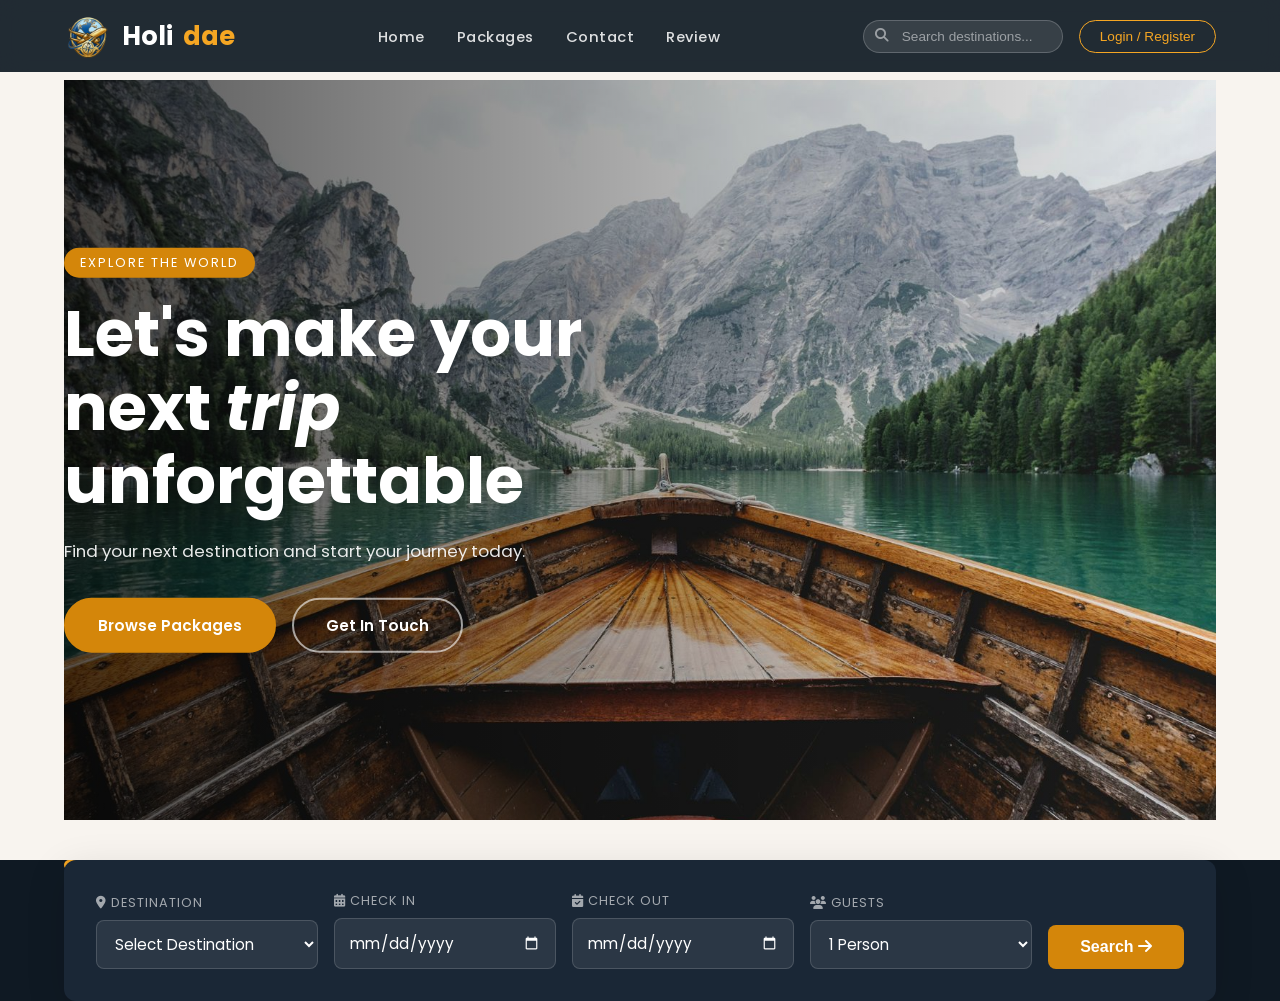
<file: index.html>
<!DOCTYPE html>
<html lang="en">

<head>
<meta charset="UTF-8">
<meta name="viewport" content="width=device-width, initial-scale=1.0">

<title>Holidae-Home</title>

<!--Connect google font--->
<link rel="preconnect" href="https://fonts.googleapis.com">
<link rel="preconnect" href="https://fonts.gstatic.com" crossorigin>
<link href="https://fonts.googleapis.com/css2?family=Poppins:ital,wght@0,100;0,200;0,300;0,400;0,500;0,600;0,700;0,800;0,900;1,100;1,200;1,300;1,400;1,500;1,600;1,700;1,800;1,900&display=swap" rel="stylesheet">

<!---Connect font awesome for icon--->
<link rel="stylesheet" href="https://cdnjs.cloudflare.com/ajax/libs/font-awesome/6.6.0/css/all.min.css">

<!--connect the css file--> 
<link rel="stylesheet" href="style.css">

<!---Connect java script--> 
<script defer src="script.js"></script>


<body>

    <!--Header section start-->
<header id="header">
    <nav class="navbar">

        <!-- Logo image + Website name together -->
        <div class="logo">
            <a href="index.html">
                <img src="images/Untitled.png" alt="Holidae Logo"/>
                Holi<span>dae</span>
            </a>
        </div>

        <!-- Navigation Links -->
        <ul class="nav-menu">
            <li><a href="index.html">Home</a></li>
            <li><a href="package.html">Packages</a></li>
            <li><a href="contact.html">Contact</a></li>
            <li><a href="Review.html">Review</a></li>
            
        </ul>

        <!-- Search + Login + Hamburger -->
        <div class="nav-actions">
            <div class="search-box">
                <i class="fas fa-search"></i>
                <input type="text" placeholder="Search destinations..."/>
            </div>
            <button class="btn-login" onclick="openModal()">Login / Register</button>
            <div class="hamburger" onclick="toggleMenu()">
                <span></span>
                <span></span>
                <span></span>
            </div>
        </div>

    </nav>
</header>
  <!--Mobile menu-->
<div class="mobile-menu" id="mobileMenu">
    <a href="index.html">Home</a>
    <a href="package.html">Packages</a>
    <a href="contact.html">Contact</a>
    <a href="Review.html">Review</a>
</div>
  <!--Login---> 
  <div class="modal-overlay" id="modalOverlay" onclick="closeModalOutside(event)">
    <div class="modal">
      <button class="modal-close" onclick="closeModal()">×</button>
      <h2 id="modalTitle">Welcome Back</h2>
 
      <!-- Tab Buttons -->
      <div class="modal-tabs">
        <div class="modal-tab active" onclick="switchTab('login', this)">Login</div>
        <div class="modal-tab" onclick="switchTab('register', this)">Register</div>
      </div>
      <!-- Login Form -->
      <div id="loginForm">
        <input type="email" placeholder="Email address"/>
        <input type="password" placeholder="Password"/>
        <button class="btn-submit">Login</button>
      </div>
      <div id="registerForm" style="display:none">
        <input type="text" placeholder="Full name"/>
        <input type="email" placeholder="Email address"/>
        <input type="password" placeholder="Password"/>
        <input type="password" placeholder="Confirm password"/>
        <button class="btn-submit">Create Account</button>
      </div>
    </div>
  </div>
  <!---hero section start--->
  <section class="hero" id="hero">
    <div class="hero-slides">
      <div class="hero-slide active"></div>  
      <div class="hero-slide"></div>          
      <div class="hero-slide"></div>          
    </div>
    <div class="hero-content">
      <span class="hero-badge">Explore The World</span>
      <h1>Let's make your next  <em>trip</em> unforgettable</h1>
      <p>Find your next destination and start your journey today.</p>
      <div class="hero-btns">
        <a href="package.html" class="btn-primary">Browse Packages</a>
        <a href="contact.html" class="btn-outline">Get In Touch</a>
      </div>
    </div>
 
    <!--Slider-->
    <div class="hero-dots">
      <button class="hero-dot active" onclick="goToSlide(0)"></button>
      <button class="hero-dot" onclick="goToSlide(1)"></button>
      <button class="hero-dot" onclick="goToSlide(2)"></button>
    </div>
  </section>
 <!--Booking bar--->
  <div class="book-section" id="book">
    <div class="book-box">
      <div class="book-field">
        <label><i class="fas fa-map-marker-alt"></i> Destination</label>
        <select>
          <option>Select Destination</option>
          <option>Maldives, Asia</option>
          <option>Paris, France</option>
          <option>Istanbul,Turkey</option>
          <option>Thailand,Bangkok</option>
          <option>London,UK</option>
          <option>Tokyo, Japan</option>
        </select>
      </div>
      <div class="book-field">
        <label><i class="fas fa-calendar-alt"></i> Check In</label>
        <input type="date"/>
      </div>
      <div class="book-field">
        <label><i class="fas fa-calendar-check"></i> Check Out</label>
        <input type="date"/>
      </div>
      <div class="book-field">
        <label><i class="fas fa-users"></i> Guests</label>
        <select>
          <option>1 Person</option>
          <option>2 People</option>
          <option>3 5 People</option>
          <option>6+ People</option>
        </select>
      </div>
      <button class="btn-book">Search <i class="fas fa-arrow-right"></i></button>
    </div>
  </div>
</body>
</html>
</file>
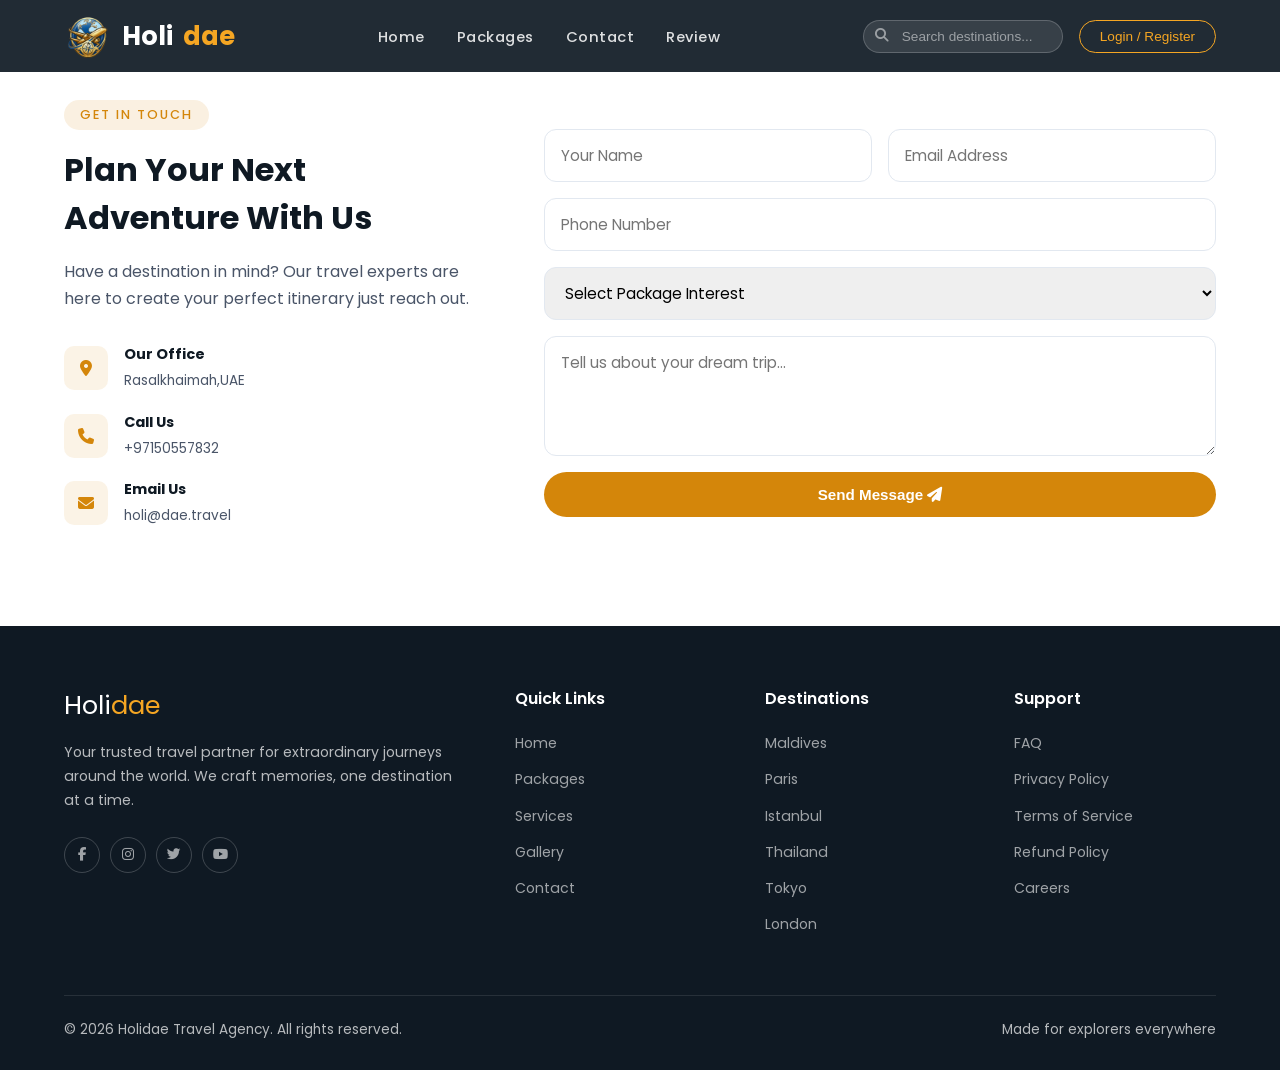
<file: contact.html>
<!DOCTYPE html>
<html lang="en">
<head>
    <meta charset="UTF-8">
    <meta name="viewport" content="width=device-width, initial-scale=1.0">
    <title>Holidae-contact</title>

 <!--Connect google font--->
<link rel="preconnect" href="https://fonts.googleapis.com">
<link rel="preconnect" href="https://fonts.gstatic.com" crossorigin>
<link href="https://fonts.googleapis.com/css2?family=Poppins:ital,wght@0,100;0,200;0,300;0,400;0,500;0,600;0,700;0,800;0,900;1,100;1,200;1,300;1,400;1,500;1,600;1,700;1,800;1,900&display=swap" rel="stylesheet">

<!---Connect font awesome for icon--->
<link rel="stylesheet" href="https://cdnjs.cloudflare.com/ajax/libs/font-awesome/6.6.0/css/all.min.css">

<!--connect the css file--> 
<link rel="stylesheet" href="style.css">

<!---Connect java script--> 
<script defer src="script.js"></script>
</head>
<body>
<!--Header-->
<header id="header">
    <nav class="navbar">
        <div class="logo">
            <a href="index.html">
                <img src="images/Untitled.png" alt="Holidae Logo"/>
                Holi<span>dae</span>
            </a>
        </div>
        <ul class="nav-menu">
            <li><a href="index.html">Home</a></li>
            <li><a href="package.html">Packages</a></li>
            <li><a href="contact.html">Contact</a></li>
            <li><a href="Review.html">Review</a></li>
        </ul>
        <div class="nav-actions">
            <div class="search-box">
                <i class="fas fa-search"></i>
                <input type="text" placeholder="Search destinations..."/>
            </div>
            <button class="btn-login" onclick="openModal()">Login / Register</button>
            <div class="hamburger" onclick="toggleMenu()">
                <span></span>
                <span></span>
                <span></span>
            </div>
        </div>
    </nav>
</header>

<!--Mobile menu-->
<div class="mobile-menu" id="mobileMenu">
    <a href="index.html">Home</a>
    <a href="package.html">Packages</a>
    <a href="contact.html">Contact</a>
    <a href="Review.html">Review</a>
</div>
<body>
    

<!--Contact section-->
  <section class="contact" id="contact">
    <div class="contact-wrap">
 
      <!-- Left Contact Info -->
      <div class="contact-info">
        <span class="section-tag">Get In Touch</span>
        <h2>Plan Your Next Adventure With Us</h2>
        <p>Have a destination in mind? Our travel experts are here to create your perfect itinerary just reach out.</p>
        <div class="contact-detail">
          <div class="contact-icon"><i class="fas fa-map-marker-alt"></i></div>
          <div class="contact-text">
            <strong>Our Office</strong>
            <span>Rasalkhaimah,UAE</span>
          </div>
        </div>
        <div class="contact-detail">
          <div class="contact-icon"><i class="fas fa-phone"></i></div>
          <div class="contact-text">
            <strong>Call Us</strong>
            <span>+97150557832</span>
          </div>
        </div>
        <div class="contact-detail">
          <div class="contact-icon"><i class="fas fa-envelope"></i></div>
          <div class="contact-text">
            <strong>Email Us</strong>
            <span>holi@dae.travel</span>
          </div>
        </div>
      </div>
 
      <!--Contact Form -->
      <form class="contact-form" onsubmit="return false;">
        <div class="row">
          <input type="text" placeholder="Your Name"/>
          <input type="email" placeholder="Email Address"/>
        </div>
        <input type="tel" placeholder="Phone Number"/>
        <select>
          <option value="">Select Package Interest</option>
          <option>Maldives Escape</option>
          <option>Paris Getaway</option>
          <option>Greek Islands</option>
          <option>Bali Retreat</option>
          <option>African Safari</option>
          <option>Tokyo Culture</option>
          <option>Custom Package</option>
        </select>
        <textarea placeholder="Tell us about your dream trip..."></textarea>
        <button type="submit" class="btn-primary" style="border:none;cursor:pointer;">
          Send Message <i class="fas fa-paper-plane"></i>
        </button>
      </form>
 
    </div>
  </section>
 
  <!--Footer start-->
  <footer>
    <div class="footer-grid">
 
      <!-- About Column -->
      <div>
        <div class="footer-logo">Holi<span>dae</span></div>
        <p class="footer-about">Your trusted travel partner for extraordinary journeys around the world. We craft memories, one destination at a time.</p>
        <div class="footer-social">
          <a href="#" class="social-btn"><i class="fab fa-facebook-f"></i></a>
          <a href="#" class="social-btn"><i class="fab fa-instagram"></i></a>
          <a href="#" class="social-btn"><i class="fab fa-twitter"></i></a>
          <a href="#" class="social-btn"><i class="fab fa-youtube"></i></a>
        </div>
      </div>
 
      <!-- Quick Links--->
      <div class="footer-col">
        <h4>Quick Links</h4>
        <ul>
          <li><a href="#hero">Home</a></li>
          <li><a href="#packages">Packages</a></li>
          <li><a href="#services">Services</a></li>
          <li><a href="#gallery">Gallery</a></li>
          <li><a href="#contact">Contact</a></li>
        </ul>
      </div>
 
      <!-- Destinations-->
      <div class="footer-col">
        <h4>Destinations</h4>
        <ul>
          <li><a href="#">Maldives</a></li>
          <li><a href="#">Paris</a></li>
          <li><a href="#">Istanbul</a></li>
          <li><a href="#">Thailand</a></li>
          <li><a href="#">Tokyo</a></li>
          <li><a href="#">London</a></li>
        </ul>
      </div>
 
      <!-- Support-->
      <div class="footer-col">
        <h4>Support</h4>
        <ul>
          <li><a href="#">FAQ</a></li>
          <li><a href="#">Privacy Policy</a></li>
          <li><a href="#">Terms of Service</a></li>
          <li><a href="#">Refund Policy</a></li>
          <li><a href="#">Careers</a></li>
        </ul>
      </div>
 
    </div>
 
    <!-- copyright-->
    <div class="footer-bottom">
      <p>© 2026 Holidae Travel Agency. All rights reserved.</p>
      <p>Made for explorers everywhere</p>
    </div>
  </footer>
 
</body>
</html>
</file>
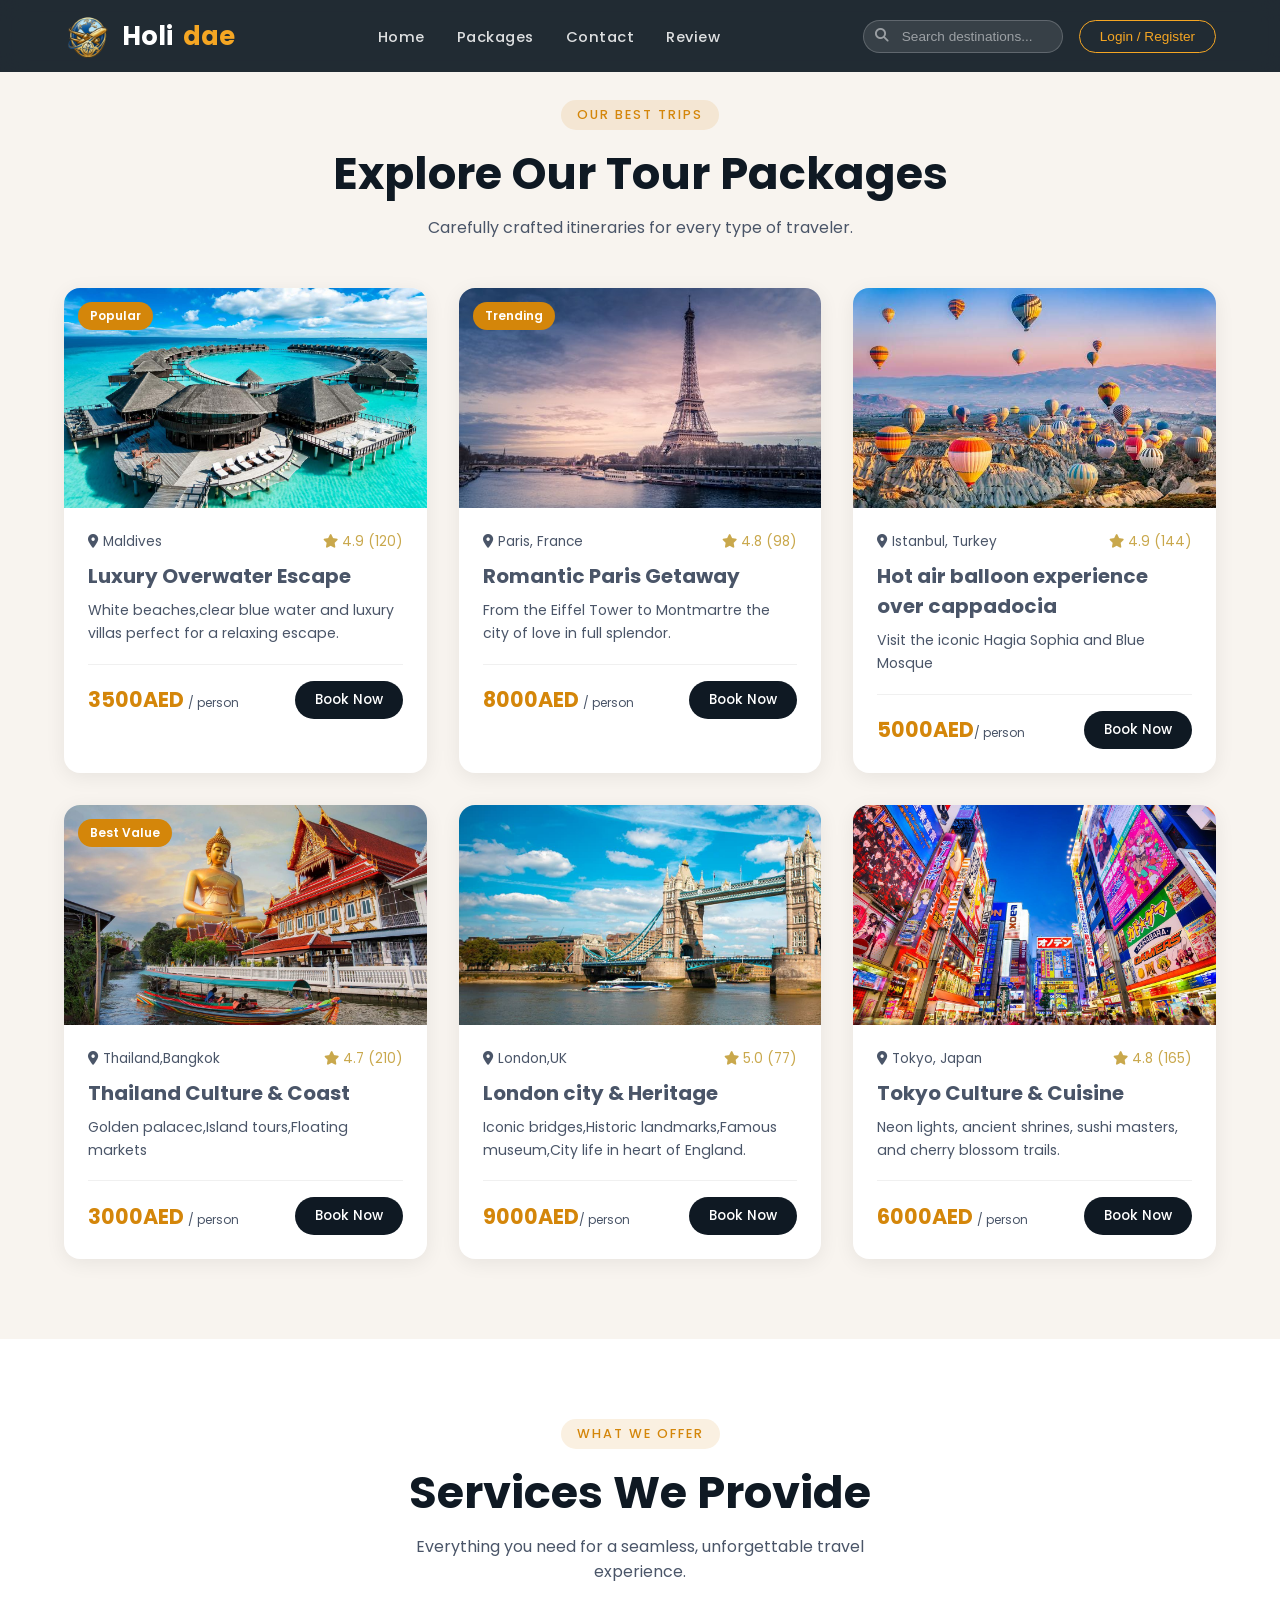
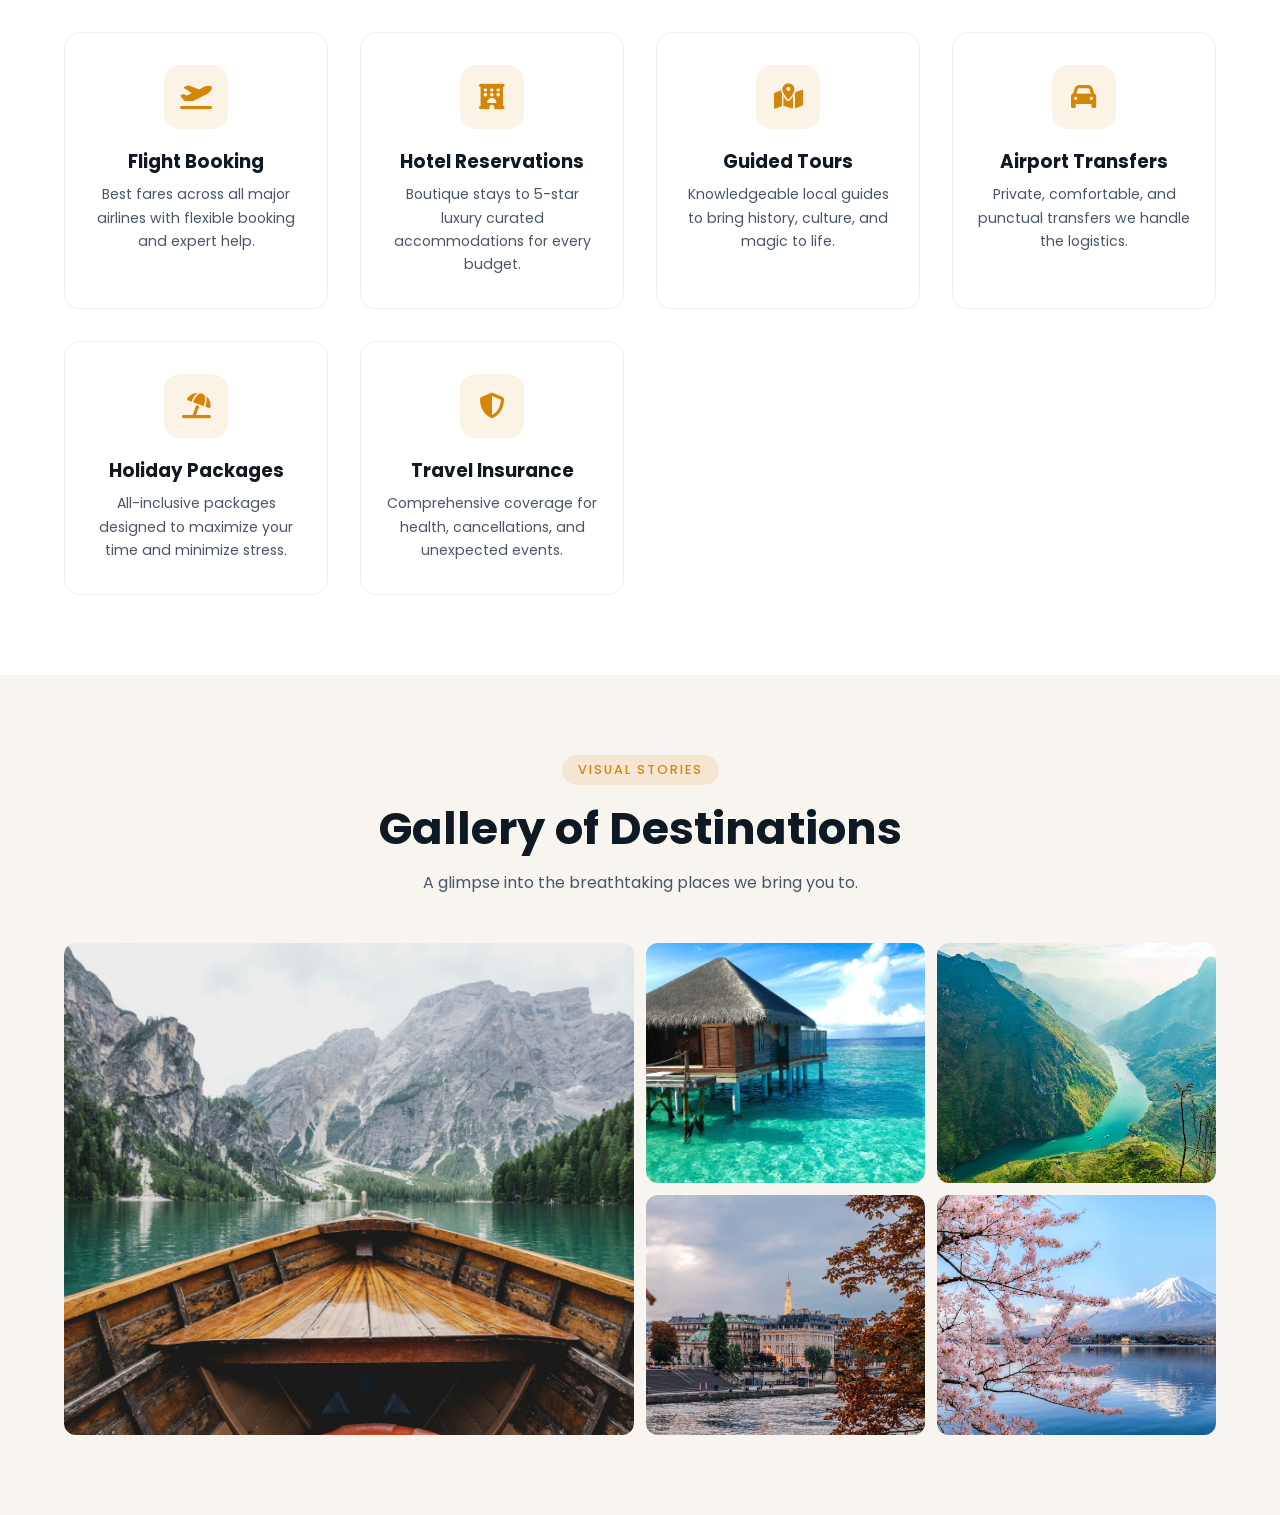
<file: package.html>
<!DOCTYPE html>
<html lang="en">
<head>
    <meta charset="UTF-8">
    <meta name="viewport" content="width=device-width, initial-scale=1.0">
    <title>Holidae-package</title>   
<!--Connect google font--->
<link rel="preconnect" href="https://fonts.googleapis.com">
<link rel="preconnect" href="https://fonts.gstatic.com" crossorigin>
<link href="https://fonts.googleapis.com/css2?family=Poppins:ital,wght@0,100;0,200;0,300;0,400;0,500;0,600;0,700;0,800;0,900;1,100;1,200;1,300;1,400;1,500;1,600;1,700;1,800;1,900&display=swap" rel="stylesheet">

<!---Connect font awesome for icon--->
<link rel="stylesheet" href="https://cdnjs.cloudflare.com/ajax/libs/font-awesome/6.6.0/css/all.min.css">

<!--connect the css file--> 
<link rel="stylesheet" href="style.css">

<!---Connect java script--> 
<script defer src="script.js"></script>


</head>
<body>
<!--Header-->
<header id="header">
    <nav class="navbar">
        <div class="logo">
            <a href="index.html">
                <img src="images/Untitled.png" alt="Holidae Logo"/>
                Holi<span>dae</span>
            </a>
        </div>
        <ul class="nav-menu">
            <li><a href="index.html">Home</a></li>
            <li><a href="package.html">Packages</a></li>
            <li><a href="contact.html">Contact</a></li>
            <li><a href="Review.html">Review</a></li>
        </ul>
        <div class="nav-actions">
            <div class="search-box">
                <i class="fas fa-search"></i>
                <input type="text" placeholder="Search destinations..."/>
            </div>
            <button class="btn-login" onclick="openModal()">Login / Register</button>
            <div class="hamburger" onclick="toggleMenu()">
                <span></span>
                <span></span>
                <span></span>
            </div>
        </div>
    </nav>
</header>

<!--Mobile menu-->
<div class="mobile-menu" id="mobileMenu">
    <a href="index.html">Home</a>
    <a href="package.html">Packages</a>
    <a href="contact.html">Contact</a>
    <a href="Review.html">Review</a>
</div>
<body>

<!---Travel package section---->
  <section class="packages" id="packages">
    <div class="section-header">
      <span class="section-tag">Our Best Trips</span>
      <h2 class="section-title">Explore Our Tour Packages</h2>
      <p class="section-sub">Carefully crafted itineraries for every type of traveler.</p>
    </div>
 
    <div class="packages-grid">
 
      <!-- Package-maldives-->
      <div class="package-card">
        <div class="pkg-img">
          <img src="images/maldivess.jpeg" alt="maldivess"/>
          <span class="pkg-badge">Popular</span>
        </div>
        <div class="pkg-body">
          <div class="pkg-meta">
            <span class="pkg-location"><i class="fas fa-map-marker-alt"></i> Maldives</span>
            <span class="pkg-rating"><i class="fas fa-star"></i> 4.9 (120)</span>
          </div>
          <h3 class="pkg-title">Luxury Overwater Escape</h3>
          <p class="pkg-desc">White beaches,clear blue water and luxury villas perfect for a relaxing escape.</p>
          <div class="pkg-footer">
            <div class="pkg-price">3500AED <span>/ person</span></div>
            <a href="#contact" class="pkg-btn">Book Now</a>
          </div>
        </div>
      </div>
 
      <!-- Package-paris--->
      <div class="package-card">
        <div class="pkg-img">
          <img src="images/paris.jpeg" alt="Paris"/>
          <span class="pkg-badge">Trending</span>
        </div>
        <div class="pkg-body">
          <div class="pkg-meta">
            <span class="pkg-location"><i class="fas fa-map-marker-alt"></i> Paris, France</span>
            <span class="pkg-rating"><i class="fas fa-star"></i> 4.8 (98)</span>
          </div>
          <h3 class="pkg-title">Romantic Paris Getaway</h3>
          <p class="pkg-desc">From the Eiffel Tower to Montmartre the city of love in full splendor.</p>
          <div class="pkg-footer">
            <div class="pkg-price">8000AED <span>/ person</span></div>
            <a href="#contact" class="pkg-btn">Book Now</a>
          </div>
        </div>
      </div>
 
      <!--- Package-Turkey--->
      <div class="package-card">
        <div class="pkg-img">
          <img src="images/turkey.jpeg" alt="turkey"/>
        </div>
        <div class="pkg-body">
          <div class="pkg-meta">
            <span class="pkg-location"><i class="fas fa-map-marker-alt"></i> Istanbul, Turkey</span>
            <span class="pkg-rating"><i class="fas fa-star"></i> 4.9 (144)</span>
          </div>
          <h3 class="pkg-title">Hot air balloon experience over cappadocia</h3>
          <p class="pkg-desc">Visit the iconic Hagia Sophia and Blue Mosque</p>
          <div class="pkg-footer">
            <div class="pkg-price">5000AED<span>/ person</span></div>
            <a href="#contact" class="pkg-btn">Book Now</a>
          </div>
        </div>
      </div>
 
      <!--- Package-Thailand--->
      <div class="package-card">
        <div class="pkg-img">
          <img src="images/Thailand.jpeg" alt="Thailand"/>
          <span class="pkg-badge">Best Value</span>
        </div>
        <div class="pkg-body">
          <div class="pkg-meta">
            <span class="pkg-location"><i class="fas fa-map-marker-alt"></i> Thailand,Bangkok</span>
            <span class="pkg-rating"><i class="fas fa-star"></i> 4.7 (210)</span>
          </div>
          <h3 class="pkg-title">Thailand Culture & Coast</h3>
          <p class="pkg-desc">Golden palacec,Island tours,Floating markets</p>
          <div class="pkg-footer">
            <div class="pkg-price">3000AED <span>/ person</span></div>
            <a href="#contact" class="pkg-btn">Book Now</a>
          </div>
        </div>
      </div>
 
      <!--- Package-London--->
      <div class="package-card">
        <div class="pkg-img">
          <img src="images/london.jpeg" alt="london"/>
        </div>
        <div class="pkg-body">
          <div class="pkg-meta">
            <span class="pkg-location"><i class="fas fa-map-marker-alt"></i> London,UK</span>
            <span class="pkg-rating"><i class="fas fa-star"></i> 5.0 (77)</span>
          </div>
          <h3 class="pkg-title">London city & Heritage</h3>
          <p class="pkg-desc">Iconic bridges,Historic landmarks,Famous museum,City life in heart of England.</p>
          <div class="pkg-footer">
            <div class="pkg-price">9000AED<span>/ person</span></div>
            <a href="#contact" class="pkg-btn">Book Now</a>
          </div>
        </div>
      </div>
 
      <!--- Package-Tokyo--->
      <div class="package-card">
        <div class="pkg-img">
          <img src="images/tokyoo.jpeg" alt="Tokyo"/>
        </div>
        <div class="pkg-body">
          <div class="pkg-meta">
            <span class="pkg-location"><i class="fas fa-map-marker-alt"></i> Tokyo, Japan</span>
            <span class="pkg-rating"><i class="fas fa-star"></i> 4.8 (165)</span>
          </div>
          <h3 class="pkg-title">Tokyo Culture & Cuisine</h3>
          <p class="pkg-desc">Neon lights, ancient shrines, sushi masters, and cherry blossom trails.</p>
          <div class="pkg-footer">
            <div class="pkg-price">6000AED <span>/ person</span></div>
            <a href="#contact" class="pkg-btn">Book Now</a>
          </div>
        </div>
      </div>
 
    </div>
  </section>
  <!--Services--->
  <section class="services" id="services">
    <div class="section-header">
      <span class="section-tag">What We Offer</span>
      <h2 class="section-title">Services We Provide</h2>
      <p class="section-sub">Everything you need for a seamless, unforgettable travel experience.</p>
    </div>
    <div class="services-grid">
      <div class="service-card">
        <div class="svc-icon"><i class="fas fa-plane-departure"></i></div>
        <h3 class="svc-title">Flight Booking</h3>
        <p class="svc-desc">Best fares across all major airlines with flexible booking and expert help.</p>
      </div>
      <div class="service-card">
        <div class="svc-icon"><i class="fas fa-hotel"></i></div>
        <h3 class="svc-title">Hotel Reservations</h3>
        <p class="svc-desc">Boutique stays to 5-star luxury curated accommodations for every budget.</p>
      </div>
      <div class="service-card">
        <div class="svc-icon"><i class="fas fa-map-marked-alt"></i></div>
        <h3 class="svc-title">Guided Tours</h3>
        <p class="svc-desc">Knowledgeable local guides to bring history, culture, and magic to life.</p>
      </div>
      <div class="service-card">
        <div class="svc-icon"><i class="fas fa-car"></i></div>
        <h3 class="svc-title">Airport Transfers</h3>
        <p class="svc-desc">Private, comfortable, and punctual transfers we handle the logistics.</p>
      </div>
      <div class="service-card">
        <div class="svc-icon"><i class="fas fa-umbrella-beach"></i></div>
        <h3 class="svc-title">Holiday Packages</h3>
        <p class="svc-desc">All-inclusive packages designed to maximize your time and minimize stress.</p>
      </div>
      <div class="service-card">
        <div class="svc-icon"><i class="fas fa-shield-alt"></i></div>
        <h3 class="svc-title">Travel Insurance</h3>
        <p class="svc-desc">Comprehensive coverage for health, cancellations, and unexpected events.</p>
      </div>
    </div>
  </section>
 
  <!--gallery-->
  <section class="gallery" id="gallery">
    <div class="section-header">
      <span class="section-tag">Visual Stories</span>
      <h2 class="section-title">Gallery of Destinations</h2>
      <p class="section-sub">A glimpse into the breathtaking places we bring you to.</p>
    </div>
    <div class="gallery-grid">
      <div class="gallery-item">
        <img src="images/boat.jpeg" alt="boat"/>
        <div class="gallery-overlay"><i class="fas fa-search-plus"></i></div>
      </div>
      <div class="gallery-item">
        <img src="images/gallery1.jpeg" alt="gallery"/>
        <div class="gallery-overlay"><i class="fas fa-search-plus"></i></div>
      </div>
      <div class="gallery-item">
        <img src="images/gallery2.jpeg" alt="gallery"/>
        <div class="gallery-overlay"><i class="fas fa-search-plus"></i></div>
      </div>
      <div class="gallery-item">
        <img src="images/gallery3.jpeg" alt="gallery"/>
        <div class="gallery-overlay"><i class="fas fa-search-plus"></i></div>
      </div>
      <div class="gallery-item">
        <img src="images/gallery4.jpeg" alt="gallery"/>
        <div class="gallery-overlay"><i class="fas fa-search-plus"></i></div>
      </div>
    </div>
  </section>
</file>
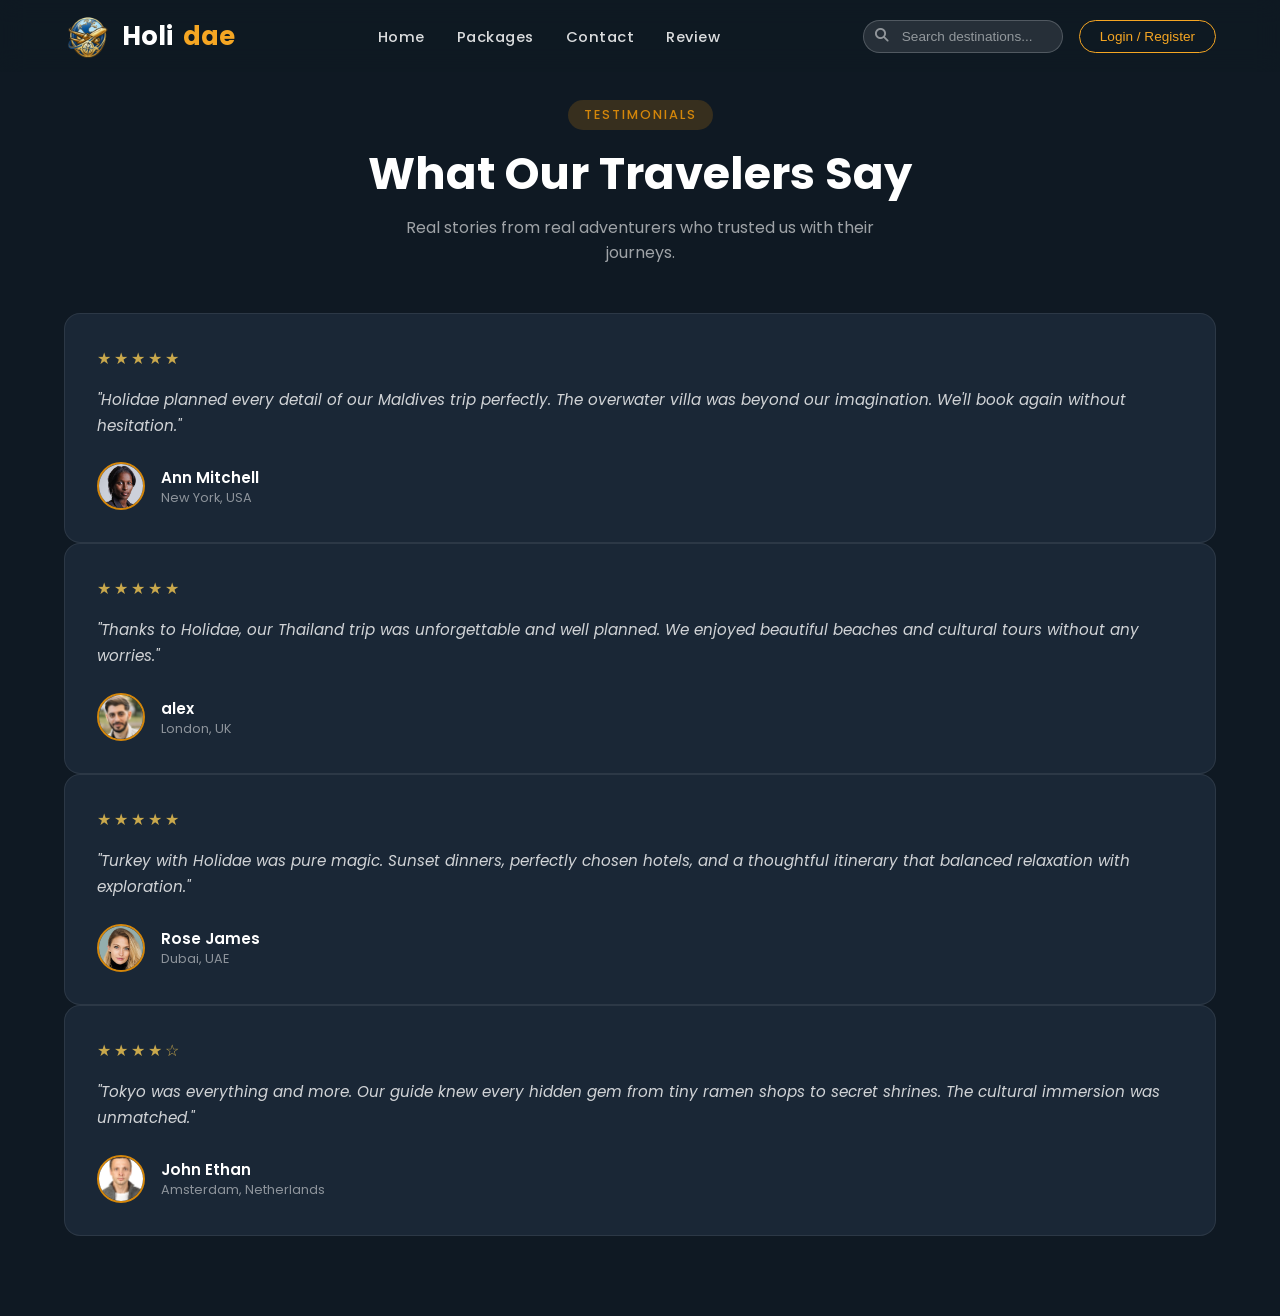
<file: Review.html>
<!DOCTYPE html>
<html lang="en">
<head>
    <meta charset="UTF-8">
    <meta name="viewport" content="width=device-width, initial-scale=1.0">
    <title>Holidae - Reviews</title>
    <link rel="preconnect" href="https://fonts.googleapis.com">
    <link rel="preconnect" href="https://fonts.gstatic.com" crossorigin>
    <link href="https://fonts.googleapis.com/css2?family=Poppins:ital,wght@0,100;0,200;0,300;0,400;0,500;0,600;0,700;0,800;0,900&display=swap" rel="stylesheet">
    <link rel="stylesheet" href="https://cdnjs.cloudflare.com/ajax/libs/font-awesome/6.6.0/css/all.min.css">
    <link rel="stylesheet" href="style.css">
    <script defer src="script.js"></script>
</head>
<body>

    <!--Header start-->
    <header id="header">
        <nav class="navbar">
            <div class="logo">
                <a href="index.html">
                    <img src="images/Untitled.png" alt="Holidae Logo"/>
                    Holi<span>dae</span>
                </a>
            </div>
            <ul class="nav-menu">
                <li><a href="index.html">Home</a></li>
                <li><a href="package.html">Packages</a></li>
                <li><a href="contact.html">Contact</a></li>
                <li><a href="Review.html">Review</a></li>
            </ul>
            <div class="nav-actions">
                <div class="search-box">
                    <i class="fas fa-search"></i>
                    <input type="text" placeholder="Search destinations..."/>
                </div>
                <button class="btn-login" onclick="openModal()">Login / Register</button>
                <div class="hamburger" onclick="toggleMenu()">
                    <span></span>
                    <span></span>
                    <span></span>
                </div>
            </div>
        </nav>
    </header>

    <!--Mobile menu-->
    <div class="mobile-menu" id="mobileMenu">
        <a href="index.html">Home</a>
        <a href="package.html">Packages</a>
        <a href="contact.html">Contact</a>
        <a href="Review.html">Review</a>
    </div>

    <!--Review section-->
    <section class="reviews" id="reviews">
        <div class="section-header">
            <span class="section-tag">Testimonials</span>
            <h2 class="section-title">What Our Travelers Say</h2>
            <p class="section-sub">Real stories from real adventurers who trusted us with their journeys.</p>
        </div>
        <div class="reviews-list">
            <div class="review-card">
                <div class="review-stars">★★★★★</div>
                <p class="review-text">"Holidae planned every detail of our Maldives trip perfectly. The overwater villa was beyond our imagination. We'll book again without hesitation."</p>
                <div class="reviewer">
                    <img src="images/avatar-ann.jpeg" alt="Ann" class="reviewer-img"/>
                    <div>
                        <div class="reviewer-name">Ann Mitchell</div>
                        <div class="reviewer-from">New York, USA</div>
                    </div>
                </div>
            </div>
            <div class="review-card">
                <div class="review-stars">★★★★★</div>
                <p class="review-text">"Thanks to Holidae, our Thailand trip was unforgettable and well planned. We enjoyed beautiful beaches and cultural tours without any worries."</p>
                <div class="reviewer">
                    <img src="images/alex.jpeg" alt="Alex" class="reviewer-img"/>
                    <div>
                        <div class="reviewer-name">alex</div>
                        <div class="reviewer-from">London, UK</div>
                    </div>
                </div>
            </div>
            <div class="review-card">
                <div class="review-stars">★★★★★</div>
                <p class="review-text">"Turkey with Holidae was pure magic. Sunset dinners, perfectly chosen hotels, and a thoughtful itinerary that balanced relaxation with exploration."</p>
                <div class="reviewer">
                    <img src="images/rose-james.jpeg" alt="Rose" class="reviewer-img"/>
                    <div>
                        <div class="reviewer-name">Rose James</div>
                        <div class="reviewer-from">Dubai, UAE</div>
                    </div>
                </div>
            </div>
            <div class="review-card">
                <div class="review-stars">★★★★☆</div>
                <p class="review-text">"Tokyo was everything and more. Our guide knew every hidden gem from tiny ramen shops to secret shrines. The cultural immersion was unmatched."</p>
                <div class="reviewer">
                    <img src="images/john-ethan.jpeg" alt="John" class="reviewer-img"/>
                    <div>
                        <div class="reviewer-name">John Ethan</div>
                        <div class="reviewer-from">Amsterdam, Netherlands</div>
                    </div>
                </div>
            </div>
        </div>
    </section>

</body>
</html>
</file>
<file: style.css>
/*Color*/
:root {
  --orange: #d4860a;
  --orange-hover: #f5a623;
  --navy: #0f1923;
  --navy-light: #1a2736;
  --cream: #f8f4ef;
  --grey: #4a5568;
  --white: #ffffff;
  --gold: #c9a84c;
  --section-pad: 80px 5%;
  --radius: 12px;
  --shadow: 0 10px 40px rgba(0, 0, 0, 0.12);
}

/*Reset Styles*/
*, *::before, *::after {
  box-sizing: border-box;
  margin: 0;
  padding: 0;
}

html {
  scroll-behavior: smooth;
}

/*Styling body*/
body {
  font-family: 'Poppins', sans-serif;
  background: var(--cream);
  color: var(--grey);
  overflow-x: hidden;
}

/*Header*/
header {
  position: fixed;
  top: 0;
  left: 0;
  width: 100%;
  z-index: 1000;
  background: rgba(15, 25, 35, 0.92);
  backdrop-filter: blur(12px);
  padding: 0 5%;
  transition: all 0.3s;
}

header.scrolled {
  background: var(--navy);
  box-shadow: 0 4px 20px rgba(0, 0, 0, 0.3);
}

/*Navbar*/
nav, .navbar {
  display: flex;
  align-items: center;
  justify-content: space-between;
  height: 72px;
}

/*Logo styling*/
.logo a {
  display: flex;
  align-items: center;
  gap: 10px;
  text-decoration: none;
  font-family: 'Poppins', sans-serif;
  font-size: 1.6rem;
  font-weight: 700;
  color: var(--white);
}
.logo img{
  width: 48px;
  height: 48px;
  object-fit: contain;
}
.logo span {
  color: var(--orange-hover);
}

/*Nav-menu*/
.nav-menu {
  display: flex;
  list-style: none;
  gap: 2rem;
}
.nav-menu a {
  color: rgba(255, 255, 255, 0.85);
  text-decoration: none;
  font-size: 0.92rem;
  font-weight: 500;
  letter-spacing: 0.5px;
  transition: color 0.2s;
}
.nav-menu a:hover {
  color: var(--orange-hover);
}
.nav-actions {
  display: flex;
  align-items: center;
  gap: 1rem;
}

/* Search box */
.search-box {
  position: relative;
}
.search-box input {
  background: rgba(255, 255, 255, 0.1);
  border: 1px solid rgba(255, 255, 255, 0.2);
  border-radius: 50px;
  padding: 8px 16px 8px 38px;
  color: white;
  font-size: 0.85rem;
  width: 200px;
  outline: none;
  transition: all 0.3s;
}

.search-box input::placeholder {
  color: rgba(255, 255, 255, 0.5);
}

.search-box input:focus {
  background: rgba(255, 255, 255, 0.15);
  border-color: var(--orange-hover);
  width: 240px;
}

.search-box i {
  position: absolute;
  left: 12px;
  top: 50%;
  transform: translateY(-50%);
  color: rgba(255, 255, 255, 0.5);
  font-size: 0.85rem;
}

/* Login button */
.btn-login {
  background: transparent;
  border: 1.5px solid var(--orange-hover);
  color: var(--orange-hover);
  padding: 8px 20px;
  border-radius: 50px;
  cursor: pointer;
  font-size: 0.85rem;
  font-weight: 500;
  transition: all 0.2s;
}

.btn-login:hover {
  background: var(--orange-hover);
  color: var(--dark);
}

/* Hamburger */
.hamburger {
  display: none;
  flex-direction: column;
  gap: 5px;
  cursor: pointer;
}

.hamburger span {
  width: 25px;
  height: 2px;
  background: white;
  border-radius: 2px;
  transition: all 0.3s;
}

/*Mobile menu*/
.mobile-menu {
  display: none;
  position: fixed;
  top: 72px;
  left: 0;
  right: 0;
  background: var(--navy);
  padding: 1.5rem 5%;
  flex-direction: column;
  gap: 1rem;
  border-top: 1px solid rgba(255, 255, 255, 0.1);
  z-index: 999;
}

.mobile-menu.open {
  display: flex;
}

.mobile-menu a {
  color: rgba(255, 255, 255, 0.85);
  text-decoration: none;
  font-size: 1rem;
  padding: 8px 0;
  border-bottom: 1px solid rgba(255, 255, 255, 0.08);
}

/*Login*/
.modal-overlay {
  display: none;
  position: fixed;
  inset: 0;
  background: rgba(0, 0, 0, 0.6);
  z-index: 2000;
  align-items: center;
  justify-content: center;
}

.modal-overlay.active {
  display: flex;
}

.modal {
  background: white;
  border-radius: 20px;
  padding: 40px;
  width: 90%;
  max-width: 420px;
  position: relative;
}

.modal h2 {
  font-family: 'Poppins', sans-serif;
  font-size: 1.8rem;
  margin-bottom: 1.5rem;
  color: var(--navy);
}

.modal-tabs {
  display: flex;
  gap: 1rem;
  margin-bottom: 1.5rem;
  border-bottom: 2px solid #eee;
}

.modal-tab {
  padding: 8px 16px;
  cursor: pointer;
  font-weight: 500;
  color: var(--grey);
  border-bottom: 2px solid transparent;
  margin-bottom: -2px;
  transition: all 0.2s;
}

.modal-tab.active {
  color: var(--orange);
  border-color: var(--orange);
}

.modal input {
  width: 100%;
  padding: 12px 16px;
  border: 1.5px solid #e2e8f0;
  border-radius: var(--radius);
  margin-bottom: 1rem;
  font-family: 'Poppins', sans-serif;
  font-size: 0.95rem;
  outline: none;
  transition: border-color 0.2s;
}

.modal input:focus {
  border-color: var(--orange);
}

.modal .btn-submit {
  width: 100%;
  background: var(--orange);
  color: white;
  border: none;
  padding: 14px;
  border-radius: var(--radius);
  font-size: 1rem;
  font-weight: 600;
  cursor: pointer;
  transition: background 0.2s;
}

.modal .btn-submit:hover {
  background: var(--orange-hover);
}

.modal-close {
  position: absolute;
  top: 16px;
  right: 20px;
  font-size: 1.5rem;
  cursor: pointer;
  color: var(--grey);
  border: none;
  background: none;
}

/*hero section*/
.hero {
  position: relative;
  height: 100vh;
  min-height: 600px;
  overflow: hidden;
}

.hero-slides {
  position: relative;
  height: 100%;
}

.hero-slide {
  position: absolute;
  inset: 0;
  background-size: cover;
  background-position: center;
  transition: opacity 1s ease;
  opacity: 0;
}

.hero-slide.active {
  opacity: 1;
}

.hero-slide:nth-child(1) {
  background-image: url('images/boat.jpeg');
}
.hero-slide:nth-child(2) {
  background-image: url('images/mountain.jpeg');
}
.hero-slide:nth-child(3) {
  background-image: url('images/road-trip.jpeg');
}

.hero-slide::after {
  content: '';
  position: absolute;
  inset: 0;
  background: linear-gradient(
    to right,
    rgba(0, 0, 0, 0.65) 0%,
    rgba(0, 0, 0, 0.2) 60%,
    transparent 100%
  );
}

.hero-content {
  position: absolute;
  z-index: 2;
  top: 50%;
  left: 5%;
  transform: translateY(-50%);
  max-width: 620px;
  color: white;
}

.hero-badge {
  display: inline-block;
  background: var(--orange);
  color: white;
  font-size: 0.8rem;
  letter-spacing: 2px;
  text-transform: uppercase;
  padding: 6px 16px;
  border-radius: 50px;
  margin-bottom: 1.2rem;
}

.hero-content h1 {
  font-family: 'Poppins', sans-serif;
  font-size: clamp(2.5rem, 5vw, 4rem);
  line-height: 1.15;
  margin-bottom: 1.2rem;
}

.hero-content p {
  font-size: 1.05rem;
  opacity: 0.9;
  line-height: 1.7;
  margin-bottom: 2rem;
  max-width: 480px;
}

.hero-btns {
  display: flex;
  gap: 1rem;
  flex-wrap: wrap;
}

.btn-primary {
  background: var(--orange);
  color: white;
  padding: 14px 32px;
  border-radius: 50px;
  text-decoration: none;
  font-weight: 600;
  font-size: 0.95rem;
  transition: all 0.3s;
  border: 2px solid var(--orange);
}

.btn-primary:hover {
  background: var(--orange-hover);
  border-color: var(--orange-hover);
  transform: translateY(-2px);
}

.btn-outline {
  color: white;
  padding: 14px 32px;
  border-radius: 50px;
  text-decoration: none;
  font-weight: 600;
  font-size: 0.95rem;
  border: 2px solid rgba(255, 255, 255, 0.6);
  transition: all 0.3s;
}

.btn-outline:hover {
  background: rgba(255, 255, 255, 0.15);
  border-color: white;
}

.hero-dots {
  position: absolute;
  bottom: 30px;
  left: 5%;
  z-index: 2;
  display: flex;
  gap: 10px;
}

.hero-dot {
  width: 10px;
  height: 10px;
  border-radius: 50%;
  background: rgba(255, 255, 255, 0.4);
  cursor: pointer;
  transition: all 0.3s;
  border: none;
}

.hero-dot.active {
  background: var(--orange-hover);
  width: 28px;
  border-radius: 5px;
}

/*Booking Section*/
.book-section {
  padding: 0 5%;
  background: var(--navy);
}

.book-box {
  background: var(--navy-light);
  border-radius: var(--radius);
  padding: 2rem;
  display: flex;
  gap: 1rem;
  flex-wrap: wrap;
  align-items: flex-end;
  margin-top: -40px;
  position: relative;
  z-index: 3;
  box-shadow: var(--shadow);
}

.book-field {
  flex: 1;
  min-width: 180px;
}

.book-field label {
  display: block;
  color: rgba(255, 255, 255, 0.6);
  font-size: 0.8rem;
  letter-spacing: 1px;
  text-transform: uppercase;
  margin-bottom: 8px;
}

.book-field select,
.book-field input {
  width: 100%;
  background: rgba(255, 255, 255, 0.08);
  border: 1px solid rgba(255, 255, 255, 0.15);
  color: white;
  padding: 12px 14px;
  border-radius: 8px;
  font-family: 'Poppins', sans-serif;
  font-size: 0.95rem;
  outline: none;
  transition: border-color 0.2s;
}

.book-field select option {
  background: var(--navy);
}

.book-field select:focus,
.book-field input:focus {
  border-color: var(--orange-hover);
}

.book-field input[type="date"]::-webkit-calendar-picker-indicator {
  filter: invert(1);
}

.btn-book {
  background: var(--orange);
  color: white;
  border: none;
  padding: 13px 32px;
  border-radius: 8px;
  font-size: 1rem;
  font-weight: 600;
  cursor: pointer;
  white-space: nowrap;
  transition: background 0.2s;
  flex-shrink: 0;
}

.btn-book:hover {
  background: var(--orange-hover);
}

/*Shared section styling*/
section {
  padding: var(--section-pad);
}

.section-header {
  text-align: center;
  margin-bottom: 3rem;
}

.section-tag {
  display: inline-block;
  background: rgba(212, 134, 10, 0.12);
  color: var(--orange);
  font-size: 0.8rem;
  letter-spacing: 2px;
  text-transform: uppercase;
  padding: 6px 16px;
  border-radius: 50px;
  margin-bottom: 1rem;
  font-weight: 500;
}

.section-title {
  font-family: 'Poppins', sans-serif;
  font-size: clamp(1.8rem, 3.5vw, 2.8rem);
  color: var(--navy);
  line-height: 1.25;
}

.section-sub {
  margin-top: 0.8rem;
  color: var(--grey);
  font-size: 1rem;
  max-width: 500px;
  margin-left: auto;
  margin-right: auto;
}

/*Package section*/
.packages {
  background: var(--cream);
}

.packages-grid {
  display: grid;
  grid-template-columns: repeat(auto-fit, minmax(300px, 1fr));
  gap: 2rem;
}

.package-card {
  background: white;
  border-radius: 16px;
  overflow: hidden;
  box-shadow: 0 4px 20px rgba(0, 0, 0, 0.07);
  transition: transform 0.3s, box-shadow 0.3s;
}

.package-card:hover {
  transform: translateY(-8px);
  box-shadow: 0 16px 40px rgba(0, 0, 0, 0.13);
}

.pkg-img {
  position: relative;
  height: 220px;
  overflow: hidden;
}

.pkg-img img {
  width: 100%;
  height: 100%;
  object-fit: cover;
  transition: transform 0.5s;
}

.package-card:hover .pkg-img img {
  transform: scale(1.07);
}

.pkg-badge {
  position: absolute;
  top: 14px;
  left: 14px;
  background: var(--orange);
  color: white;
  font-size: 0.75rem;
  padding: 5px 12px;
  border-radius: 50px;
  font-weight: 600;
}

.pkg-body {
  padding: 1.5rem;
}

.pkg-meta {
  display: flex;
  justify-content: space-between;
  align-items: center;
  margin-bottom: 0.6rem;
}

.pkg-location {
  color: var(--text);
  font-size: 0.85rem;
  display: flex;
  align-items: center;
  gap: 5px;
}

.pkg-rating {
  color: var(--gold);
  font-size: 0.85rem;
  display: flex;
  align-items: center;
  gap: 4px;
}

.pkg-title {
  font-family: 'Poppins', sans-serif;
  font-size: 1.25rem;
  color: var(--dark);
  margin-bottom: 0.5rem;
}

.pkg-desc {
  font-size: 0.88rem;
  color: var(--text);
  line-height: 1.6;
  margin-bottom: 1.2rem;
}

.pkg-footer {
  display: flex;
  justify-content: space-between;
  align-items: center;
  border-top: 1px solid #f0f0f0;
  padding-top: 1rem;
}

.pkg-price {
  font-size: 1.3rem;
  font-weight: 700;
  color: var(--orange);
}

.pkg-price span {
  font-size: 0.75rem;
  font-weight: 400;
  color: var(--grey);
}

.pkg-btn {
  background: var(--navy);
  color: white;
  padding: 9px 20px;
  border-radius: 50px;
  text-decoration: none;
  font-size: 0.85rem;
  font-weight: 500;
  transition: background 0.2s;
}

.pkg-btn:hover {
  background: var(--orange);
}

/*Service section*/
.services {
  background: white;
}

.services-grid {
  display: grid;
  grid-template-columns: repeat(auto-fit, minmax(230px, 1fr));
  gap: 2rem;
}

.service-card {
  text-align: center;
  padding: 2rem 1.5rem;
  border-radius: 16px;
  border: 1.5px solid #eef0f3;
  transition: all 0.3s;
}

.service-card:hover {
  border-color: var(--orange-hover);
  box-shadow: 0 8px 30px rgba(212, 134, 10, 0.1);
  transform: translateY(-4px);
}

.svc-icon {
  width: 64px;
  height: 64px;
  background: rgba(212, 134, 10, 0.1);
  border-radius: 16px;
  display: flex;
  align-items: center;
  justify-content: center;
  margin: 0 auto 1.2rem;
  font-size: 1.6rem;
  color: var(--orange);
}

.svc-title {
  font-family: 'Poppins', sans-serif;
  font-size: 1.15rem;
  color: var(--navy);
  margin-bottom: 0.5rem;
}

.svc-desc {
  font-size: 0.88rem;
  color: var(--grey);
  line-height: 1.65;
}

/*Gallery*/
.gallery {
  background: var(--cream);
}

.gallery-grid {
  display: grid;
  grid-template-columns: repeat(4, 1fr);
  grid-template-rows: repeat(2, 240px);
  gap: 12px;
}

.gallery-item:nth-child(1) {
  grid-column: span 2;
  grid-row: span 2;
}

.gallery-item {
  position: relative;
  overflow: hidden;
  border-radius: 12px;
  cursor: pointer;
}

.gallery-item img {
  width: 100%;
  height: 100%;
  object-fit: cover;
  transition: transform 0.5s;
}

.gallery-item:hover img {
  transform: scale(1.08);
}

.gallery-overlay {
  position: absolute;
  inset: 0;
  background: rgba(15, 25, 35, 0.5);
  opacity: 0;
  display: flex;
  align-items: center;
  justify-content: center;
  transition: opacity 0.3s;
}

.gallery-item:hover .gallery-overlay {
  opacity: 1;
}

.gallery-overlay i {
  color: white;
  font-size: 2rem;
}

/*Review Section*/
.reviews {
  background: var(--navy);
  padding-top: 100px;
}

.reviews .section-title {
  color: white;
}

.reviews .section-tag {
  background: rgba(212, 134, 10, 0.2);
  color: var(--orange);
}

.reviews .section-sub {
  color: rgba(255, 255, 255, 0.6);
}

.review-list{
  display: grid;
  grid-template-columns: repeat(2,1fr);
  gap: 2rem;
}

.review-card {
  background: var(--navy-light);
  border-radius: 16px;
  padding: 2rem;
  border: 1px solid rgba(255, 255, 255, 0.08);
}

.review-stars {
  color: var(--gold);
  margin-bottom: 1rem;
  font-size: 1rem;
  letter-spacing: 3px;
}

.review-text {
  color: rgba(255, 255, 255, 0.8);
  font-size: 0.95rem;
  line-height: 1.7;
  margin-bottom: 1.5rem;
  font-style: italic;
}

.reviewer {
  display: flex;
  align-items: center;
  gap: 1rem;
}

.reviewer img {
  width: 48px;
  height: 48px;
  border-radius: 50%;
  object-fit: cover;
  border: 2px solid var(--orange);
}

.reviewer-name {
  font-weight: 600;
  color: white;
  font-size: 0.95rem;
}

.reviewer-from {
  font-size: 0.8rem;
  color: rgba(255, 255, 255, 0.5);
}

@media (max-width: 768px) {
  .reviews-list {
    grid-template-columns: 1fr;
  }
}

/*Contact Section*/
.contact {
  background: white;
}

.contact-wrap {
  display: grid;
  grid-template-columns: 1fr 1fr;
  gap: 4rem;
  align-items: center;
}

.contact-info h2 {
  font-family: 'Poppins', sans-serif;
  font-size: 2rem;
  color: var(--navy);
  margin-bottom: 1rem;
}

.contact-info p {
  color: var(--grey);
  line-height: 1.7;
  margin-bottom: 2rem;
}

.contact-detail {
  display: flex;
  align-items: center;
  gap: 1rem;
  margin-bottom: 1.2rem;
}

.contact-icon {
  width: 44px;
  height: 44px;
  background: rgba(212, 134, 10, 0.1);
  border-radius: 10px;
  display: flex;
  align-items: center;
  justify-content: center;
  color: var(--orange);
  font-size: 1rem;
  flex-shrink: 0;
}

.contact-text strong {
  display: block;
  color: var(--navy);
  font-size: 0.9rem;
  margin-bottom: 2px;
}

.contact-text span {
  color: var(--grey);
  font-size: 0.85rem;
}

.contact-form {
  display: flex;
  flex-direction: column;
  gap: 1rem;
}

.contact-form input,
.contact-form textarea,
.contact-form select {
  padding: 14px 16px;
  border: 1.5px solid #e2e8f0;
  border-radius: var(--radius);
  font-family: 'Poppins', sans-serif;
  font-size: 0.95rem;
  outline: none;
  transition: border-color 0.2s;
  resize: vertical;
}

.contact-form input:focus,
.contact-form textarea:focus,
.contact-form select:focus {
  border-color: var(--orange);
}

.contact-form textarea {
  min-height: 120px;
}

.contact-form .row {
  display: grid;
  grid-template-columns: 1fr 1fr;
  gap: 1rem;
}

/*Brands*/
.brands {
  background: var(--cream);
  padding: 50px 5%;
}

.brands-inner {
  text-align: center;
}

.brands-title {
  color: var(--grey);
  font-size: 0.85rem;
  letter-spacing: 2px;
  text-transform: uppercase;
  margin-bottom: 2rem;
}

.brands-swiper .swiper-slide {
  display: flex;
  align-items: center;
  justify-content: center;
}

.brand-logo {
  font-family: 'Poppins', sans-serif;
  font-size: 1.3rem;
  color: #c0c8d4;
  font-weight: 700;
  letter-spacing: 1px;
  transition: color 0.3s;
}

.brand-logo:hover {
  color: var(--orange);
}

/*Footer Styling*/
footer {
  background: var(--navy);
  color: rgba(255, 255, 255, 0.7);
  padding: 60px 5% 30px;
}

.footer-grid {
  display: grid;
  grid-template-columns: 2fr 1fr 1fr 1fr;
  gap: 3rem;
  margin-bottom: 3rem;
}

.footer-logo {
  font-family: 'Poppins', sans-serif;
  font-size: 1.6rem;
  color: white;
  margin-bottom: 1rem;
}

.footer-logo span {
  color: var(--orange-hover);
}

.footer-about {
  font-size: 0.88rem;
  line-height: 1.7;
  margin-bottom: 1.5rem;
}

.footer-social {
  display: flex;
  gap: 10px;
}

.social-btn {
  width: 36px;
  height: 36px;
  border-radius: 50%;
  border: 1px solid rgba(255, 255, 255, 0.2);
  display: flex;
  align-items: center;
  justify-content: center;
  color: rgba(255, 255, 255, 0.6);
  font-size: 0.85rem;
  text-decoration: none;
  transition: all 0.2s;
}

.social-btn:hover {
  background: var(--orange);
  border-color: var(--orange);
  color: white;
}

.footer-col h4 {
  color: white;
  font-size: 1rem;
  margin-bottom: 1.2rem;
  font-weight: 600;
}

.footer-col ul {
  list-style: none;
}

.footer-col ul li {
  margin-bottom: 0.7rem;
}

.footer-col ul li a {
  color: rgba(255, 255, 255, 0.6);
  text-decoration: none;
  font-size: 0.88rem;
  transition: color 0.2s;
}

.footer-col ul li a:hover {
  color: var(--orange-hover);
}

.footer-bottom {
  border-top: 1px solid rgba(255, 255, 255, 0.1);
  padding-top: 1.5rem;
  display: flex;
  justify-content: space-between;
  align-items: center;
  flex-wrap: wrap;
  gap: 1rem;
}

.footer-bottom p {
  font-size: 0.85rem;
}

/* Tablet */
@media (max-width: 992px) {
  .gallery-grid {
    grid-template-columns: repeat(2, 1fr);
    grid-template-rows: auto;
  }
  .gallery-item:nth-child(1) {
    grid-column: span 2;
    grid-row: span 1;
  }
  .contact-wrap {
    grid-template-columns: 1fr;
    gap: 2rem;
  }
  .footer-grid {
    grid-template-columns: 1fr 1fr;
  }
  .reviews-list {
    grid-template-columns: 1fr;
  }
}

/* Mobile */
@media (max-width: 768px) {

  .nav-menu,
  .nav-actions .search-box {
    display: none;
  }
  .hamburger {
    display: flex;
  }

  .hero-content {
    left: 4%;
    max-width: 92%;
  }
  .hero-content h1 {
    font-size: 1.9rem;
  }
  .hero-content p {
    font-size: 0.9rem;
  }
  .hero-btns {
    flex-direction: column;
    gap: 0.8rem;
  }
  .btn-primary,
  .btn-outline {
    text-align: center;
    width: 100%;
    padding: 12px 20px;
  }

  .book-box {
    flex-direction: column;
  }
  .book-field {
    min-width: 100%;
  }
  .btn-book {
    width: 100%;
    text-align: center;
  }

  .packages-grid {
    grid-template-columns: 1fr;
  }
  .services-grid {
    grid-template-columns: 1fr;
  }

  .gallery-grid {
    grid-template-columns: 1fr 1fr;
  }
  .gallery-item:nth-child(1) {
    grid-column: span 1;
  }

  .reviews-list {
    grid-template-columns: 1fr;
  }

  .contact-form .row {
    grid-template-columns: 1fr;
  }

  .footer-grid {
    grid-template-columns: 1fr;
  }
  .footer-bottom {
    flex-direction: column;
    text-align: center;
    gap: 0.5rem;
  }
}

@media (max-width: 480px) {

  section {
    padding: 60px 4%;
  }

  .hero-content h1 {
    font-size: 1.6rem;
  }

  .logo a {
    font-size: 1.2rem;
  }
  .logo img {
    width: 35px;
    height: 35px;
  }

  .gallery-grid {
    grid-template-columns: 1fr;
  }

  .pkg-img {
    height: 180px;
  }

  .footer-grid {
    grid-template-columns: 1fr;
  }
}
.packages,
.contact,
.reviews {
  padding-top: 100px;
}

/*Booking*/
.booking-error{
    color: #ff8080;
    font-size: 0.75rem;
    margin-top: 5px;
    font-family: 'Poppins', sans-serif;
}

.search-popup{
    position: fixed;
    inset: 0;
    background: rgba(0,0,0,0.65);
    z-index: 3000;
    display: flex;
    align-items: center;
    justify-content: center;
    padding: 20px;
    font-family: 'Poppins', sans-serif;
}

.search-popup-inner{
    background: #ffffff;
    border-radius: 24px;
    padding: 32px 26px 24px;
    width: 100%;
    max-width: 360px;
    text-align: center;
    position: relative;
    box-shadow: 0 24px 60px rgba(0,0,0,0.25);

    animation: popupFade 0.3s ease;
}

.popup-icon{
    font-size: 2.5rem;
    margin-bottom: 10px;
}

.popup-title{
    font-size: 1.2rem;
    color: #0f1923;
    margin-bottom: 6px;
    font-weight: 600;
    font-family: 'Poppins', sans-serif;
}

.popup-subtitle{
    font-size: 0.82rem;
    color: #888;
    margin-bottom: 18px;
    font-family: 'Poppins', sans-serif;
}

.popup-row{
    display: flex;
    justify-content: space-between;
    align-items: center;
    padding: 10px 0;
    border-bottom: 1px solid #f5eef5;
    text-align: left;
}

.popup-row-last{
    border-bottom: none;
}
.popup-label{
    font-size: 0.82rem;
    color: #999;
    font-weight: 400;
}

.popup-value{
    font-size: 0.88rem;
    font-weight: 600;
    color: #0f1923;
    text-align: right;
}

.popup-btn{
    display: block;
    margin-top: 20px;
    margin-bottom: 10px;
    background: #d4860a;
    color: #ffffff;
    padding: 13px 28px;
    border-radius: 50px;
    text-decoration: none;
    font-weight: 600;
    font-size: 0.92rem;
    transition: 0.3s ease;
}

.popup-btn:hover{
    background: #f5a623;
}


/*Close text button*/
.close-popup-btn{
    background: none;
    border: none;
    color: #999;
    font-size: 0.85rem;
    cursor: pointer;
    font-family: 'Poppins', sans-serif;
    padding: 4px;
}

.close-popup-x{
    position: absolute;
    top: 14px;
    right: 16px;
    font-size: 1.4rem;
    background: none;
    border: none;
    cursor: pointer;
    color: #aaa;
    line-height: 1;
}

@keyframes popupFade{

    from{
        opacity: 0;
        transform: translateY(20px) scale(0.95);
    }

    to{
        opacity: 1;
        transform: translateY(0) scale(1);
    }
}

/*Mobile responsive*/
@media (max-width: 480px){

    .search-popup-inner{
        padding: 28px 20px 22px;
    }

    .popup-title{
        font-size: 1.05rem;
    }

    .popup-btn{
        font-size: 0.85rem;
        padding: 12px 20px;
    }
}
/*User nav after login*/
.user-nav {
  display: flex;
  align-items: center;
  gap: 10px;
}

.user-greeting {
  color: var(--orange-hover);
  font-size: 0.88rem;
  font-weight: 500;
  font-family: 'Poppins', sans-serif;
}

/*Logout button*/
.btn-logout {
  background: transparent;
  border: 1.5px solid rgba(255,255,255,0.4);
  color: rgba(255,255,255,0.8);
  padding: 6px 16px;
  border-radius: 50px;
  cursor: pointer;
  font-size: 0.82rem;
  font-weight: 500;
  font-family: 'Poppins', sans-serif;
  transition: all 0.2s;
}

.btn-logout:hover {
  background: rgba(255,255,255,0.1);
  border-color: white;
  color: white;
}
</file>
